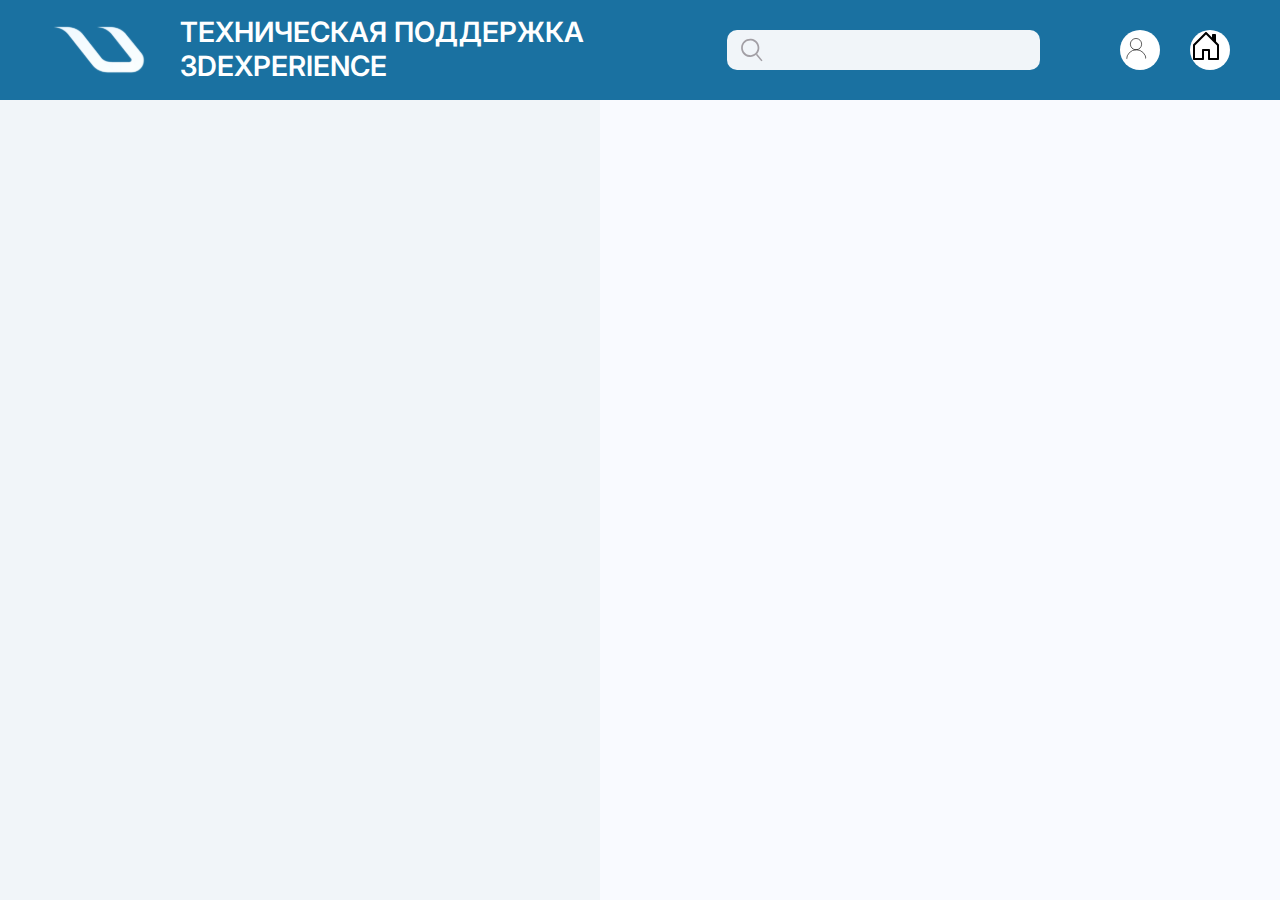
<file: index.html>
<!DOCTYPE html>
<html lang="ru">

<head>
    <meta charset="UTF-8">
    <meta http-equiv="X-UA-Compatible" content="IE=edge">
    <meta name="viewport" content="width=device-width, initial-scale=1.0">
    <link href="https://fonts.googleapis.com" rel="preconnect">
    <link href="https://fonts.gstatic.com" rel="preconnect" crossorigin>
    <link href="https://fonts.googleapis.com/css2?family=Inter:wght@200;300;400;500;600;700&display=swap" rel="stylesheet">
    <link href="https://cdn.jsdelivr.net/npm/bootstrap@5.2.0-beta1/dist/css/bootstrap.min.css" rel="stylesheet">
    <script src="https://cdn.jsdelivr.net/npm/bootstrap@5.2.0-beta1/dist/js/bootstrap.bundle.min.js" defer integrity="sha384-pprn3073KE6tl6bjs2QrFaJGz5/SUsLqktiwsUTF55Jfv3qYSDhgCecCxMW52nD2" crossorigin="anonymous"></script>
    <script src="js/support.js" defer></script>
    <!-- <script src="js/main.js"></script> -->
    <link href="css/style.css" rel="stylesheet">
    <title>Техническая поддержка 3DExperience</title>
</head>

<body>
    <header class="header container-content">
        <div class=" header__container">
            <a class="header__link" href="index.html">
                <img class="header__logo" src="img/ust-logo.svg" alt="Логотип UST">
            </a>
            <h1 class="header__title">Техническая поддержка 3DExperience</h1>
            <form class="header__form" action="https://postman-echo.com/post" method="post">
                <input class="header__input" id type="search" name>
                <button class="header__btn btn" type="submit">
                    <svg width="24" height="26" viewBox="0 0 24 26" fill="none" xmlns="http://www.w3.org/2000/svg">
                        <rect width="8.88281" height="1.63172"
                            transform="matrix(0.643813 0.765183 -0.786459 0.617642 17.75 17.5331)" fill="#A29FA5">
                        </rect>
                        <path fill-rule="evenodd" clip-rule="evenodd"
                            d="M9.90199 18.8347C14.2173 19.2799 17.9148 16.1494 18.3362 12.0644C18.7576 7.97938 15.777 4.16008 11.4617 3.71494C7.14639 3.26979 3.44885 6.4002 3.02745 10.4852C2.60606 14.5703 5.5867 18.3896 9.90199 18.8347ZM9.70703 20.7247C14.926 21.263 19.5933 17.4686 20.1317 12.2496C20.6701 7.03062 16.8757 2.36334 11.6566 1.82497C6.43763 1.28659 1.77035 5.081 1.23198 10.3C0.693609 15.519 4.48802 20.1863 9.70703 20.7247Z"
                            fill="#A29FA5"></path>
                    </svg>
                </button>
            </form>
            <div class="header__nav">
                <a href="account.html" class="header__login">
                    <svg width="51" height="51" viewBox="0 0 51 51" fill="none" xmlns="http://www.w3.org/2000/svg">
                        <mask id="mask0_83_36" style="mask-type:alpha" maskUnits="userSpaceOnUse" x="0" y="0" width="51" height="51">
                        <circle cx="25.5" cy="25.5" r="25.5" fill="white"/>
                        </mask>
                        <g mask="url(#mask0_83_36)">
                        <circle cx="25.5" cy="22.5" r="9" stroke="black"/>
                        <circle cx="26" cy="47" r="15.5" stroke="black"/>
                        </g>
                        </svg>
                </a>
                <a href="index.html" class="header__main">
                    <svg width="16" height="16" viewBox="0 0 16 16" fill="none" xmlns="http://www.w3.org/2000/svg">
                        <path d="M8.35355 1.14645C8.15829 0.951184 7.84171 0.951184 7.64645 1.14645L1.64645 7.14645C1.55268 7.24021 1.5 7.36739 1.5 7.5V14.5C1.5 14.7761 1.72386 15 2 15H6.5C6.77614 15 7 14.7761 7 14.5V10.5H9V14.5C9 14.7761 9.22386 15 9.5 15H14C14.2761 15 14.5 14.7761 14.5 14.5V7.5C14.5 7.36739 14.4473 7.24021 14.3536 7.14645L13 5.79289V2.5C13 2.22386 12.7761 2 12.5 2H11.5C11.2239 2 11 2.22386 11 2.5V3.79289L8.35355 1.14645ZM2.5 14V7.70711L8 2.20711L13.5 7.70711V14H10V10C10 9.72386 9.77614 9.5 9.5 9.5H6.5C6.22386 9.5 6 9.72386 6 10V14H2.5Z" fill="black"/>
                    </svg>
                </a>
                <!-- <button class="btn header__login"></button> -->
            </div>
        </div>
    </header>
    <main class="main">
        <div class="menu container-content">
            <div class="menu__block">
                <!-- <ul class="menu__list">
                    <li class="menu__item">
                        <button class="menu__btn" data-path="construction">
                            <img src="img/construction.svg">
                            <h2 class="menu__title">
                                Конструирование
                            </h2>
                            <p class="menu__descr">
                                проблемы при моделировании в платформе 3DExperience
                            </p>
                        </button>
                    </li>
                    <li class="menu__item">
                        <button class="menu__btn" data-path="change-action">
                            <img src="img/change-action.svg">
                            <h2 class="menu__title">
                                Change Action
                            </h2>
                            <p class="menu__descr">
                                проблемы при работе с процессами Change Action</p>
                        </button>
                    </li>
                    <li class="menu__item">
                        <button class="menu__btn" data-path="projects-control">
                            <img src="img/projects-control.svg">
                            <h2 class="menu__title">
                                Управление проектами
                            </h2>
                            <p class="menu__descr">
                                проблемы при работе/синхронизации проектов
                            </p>
                        </button>
                    </li>
                    <li class="menu__item">
                        <button class="menu__btn" data-path="kanban">
                            <img src="img/kanban.svg">
                            <h2 class="menu__title">
                                Kanban
                            </h2>
                            <p class="menu__descr">
                                проблемы при работе c Kanban виджетом
                            </p>
                        </button>
                    </li>
                    <li class="menu__item">
                        <button class="menu__btn" data-path="issue">
                            <img src="img/issue.svg">
                            <h2 class="menu__title">
                                Issue
                            </h2>
                            <p class="menu__descr">
                                проблемы при работе с процессами Issue
                            </p>
                        </button>
                    </li>
                    <li class="menu__item">
                        <button class="menu__btn" data-path="access">
                            <img src="img/access.svg">
                            <h2 class="menu__title">
                                Доступ к платформе
                            </h2>
                            <p class="menu__descr">
                                проблемы при входе в платформу 3DExperience
                            </p>
                        </button>
                    </li>
                    <li class="menu__item">
                        <button class="menu__btn" data-path="licenses">
                            <img src="img/licenses.svg">
                            <h2 class="menu__title">
                                Лицензии
                            </h2>
                            <p class="menu__descr">
                                проблемы/запросы, возникающие с лицензиями
                            </p>
                            <span></span>
                        </button>
                    </li>
                    <li class="menu__item">
                        <button class="menu__btn" data-path="education">
                            <img src="img/education.svg">
                            <h2 class="menu__title">
                                Обучение
                            </h2>
                            <p class="menu__descr">
                                заявки на проведение обучения
                            </p>
                        </button>
                    </li>
                    <li class="menu__item">
                        <button class="menu__btn" data-path="suggestions">
                            <img src="img/suggestions.svg">
                            <h2 class="menu__title">
                                Предложения
                            </h2>
                            <p class="menu__descr">
                                предложения по улучшению платформы
                            </p>
                        </button>
                    </li>
                </ul> -->
            </div>

            <div class="category">
                <!-- <div class="category__group category__construction" data-target="construction">
                    <ul class="category__list">
                        <li class="category__item">
                            <a class="category__link" name="Конструирование">Доступ/поиск объекта</a>
                        </li>
                        <li class="category__item">
                            <a class="category__link" name="Конструирование">Открытие объекта</a>
                        </li>
                        <li class="category__item">
                            <a class="category__link" name="Конструирование">Сохранение объекта</a>
                        </li>
                        <li class="category__item">
                            <a class="category__link" name="Конструирование">Чертежи и спецификации</a>
                        </li>
                        <li class="category__item">
                            <a class="category__link" name="Конструирование">Функции 3D-моделирования</a>
                        </li>
                        <li class="category__item">
                            <a class="category__link" name="Конструирование">ПКИ и материалы</a>
                        </li>
                        <li class="category__item">
                            <a class="category__link" name="Конструирование">Другое</a>
                        </li>
                    </ul>
                </div>
                <div class="category__group category__change-action" data-target="change-action">
                    <ul class="category__list">
                        <li class="category__item">
                            <a class="category__link" name="Change Action">Удаление недействительных связей</a>
                        </li>
                        <li class="category__item">
                            <a class="category__link" name="Change Action">Исправление структуры объектов</a>
                        </li>
                        <li class="category__item">
                            <a class="category__link" name="Change Action">Продление срока согласования</a>
                        </li>
                        <li class="category__item">
                            <a class="category__link" name="Change Action">Генерация ARCHDOC неправильной версии</a>
                        </li>
                        <li class="category__item">
                            <a class="category__link" name="Change Action">Проблема с согласованием</a>
                        </li>
                        <li class="category__item">
                            <a class="category__link" name="Change Action">Проблема с запуском</a>
                        </li>
                        <li class="category__item">
                            <a class="category__link" name="Change Action">Другое</a>
                        </li>
                    </ul>
                </div>
                <div class="category__group category__projects-control" data-target="projects-control">
                    <ul class="category__list">
                        <li class="category__item">
                            <a class="category__link" name="Управление проектами">Изменение Owner объекта</a>
                        </li>
                        <li class="category__item">
                            <a class="category__link" name="Управление проектами">Удаление объекта</a>
                        </li>
                        <li class="category__item">
                            <a class="category__link" name="Управление проектами">Другое</a>
                        </li>
                    </ul>
                </div>
                <div class="category__group category__kanban" data-target="kanban">
                    <ul class="category__list">
                        <li class="category__item">
                            <a class="category__link" name="Kanban">Изменение Owner объекта</a>
                        </li>
                        <li class="category__item">
                            <a class="category__link" name="Kanban">Настройка Dashboard для нового сотрудника</a>
                        </li>
                        <li class="category__item">
                            <a class="category__link" name="Kanban">Работа с вложениями</a>
                        </li>
                        <li class="category__item">
                            <a class="category__link" name="Kanban">Создание нового тега</a>
                        </li>
                        <li class="category__item">
                            <a class="category__link" name="Kanban">Удаление объекта</a>
                        </li>
                        <li class="category__item">
                            <a class="category__link" name="Kanban">Консультация нового сотрудника</a>
                        </li>
                    </ul>
                </div>
                <div class="category__group category__issue" data-target="issue">
                    <ul class="category__list">
                        <li class="category__item">
                            <a class="category__link" name="Issue">Изменение Owner объекта</a>
                        </li>
                        <li class="category__item">
                            <a class="category__link" name="Issue">Изменение жизненного цикла объекта</a>
                        </li>
                        <li class="category__item">
                            <a class="category__link" name="Issue">Удаление объекта</a>
                        </li>
                        <li class="category__item">
                            <a class="category__link" name="Issue">Другое</a>
                        </li>
                    </ul>
                </div>
                <div class="category__group category__access" data-target="access">
                    <ul class="category__list">
                        <li class="category__item">
                            <a class="category__link" name="Доступ к платформе">Ошибка доступа</a>
                        </li>
                    </ul>
                </div>
                <div class="category__group category__licenses" data-target="licenses">
                    <ul class="category__list">
                        <li class="category__item">
                            <a class="category__link" name="Лицензии">Добавление/подключение новой лицензии</a>
                        </li>
                        <li class="category__item">
                            <a class="category__link" name="Лицензии">Проблемы с текущей лицензией</a>
                        </li>
                        <li class="category__item">
                            <a class="category__link" name="Лицензии">Проблемы с IGA GOST Drafting</a>
                        </li>
                        <li class="category__item">
                            <a class="category__link" name="Лицензии">Другое</a>
                        </li>
                    </ul>
                </div>
                <div class="category__group category__education" data-target="education">
                    <ul class="category__list">
                        <li class="category__item">
                            <a class="category__link" name="Обучение">Базовый курс 3DExperience</a>
                        </li>
                        <li class="category__item">
                            <a class="category__link" name="Обучение">Базовый курс Kanban</a>
                        </li>
                        <li class="category__item">
                            <a class="category__link" name="Обучение">Базовый курс Change Action</a>
                        </li>
                    </ul>
                </div>
                <div class="category__group category__suggestions" data-target="suggestions">
                    <ul class="category__list">
                        <li class="category__item">
                            <a class="category__link" name="Предложения">Предложения по улучшению</a>
                        </li>
                    </ul>
                </div> -->
            </div>
            <div class="request hidden">
                <form class="request__form" action="https://postman-echo.com/post" method="post">
                    <div class="request__content">
                        <div class="request__block">
                            <h3 class="request__title request__title_category">Категория</h3>
                            <input class="request__category input-readonly" type="text" name="category" readonly="readonly" value="" tabindex="-1">
                        </div>
                        <div class="request__block request__block_theme">
                            <h3 class="request__title request__title_theme">Тема</h3>
                            <input class="request__theme-descr input-readonly" type="text" name="theme" readonly="readonly" value="" tabindex="-1">
                        </div>
                        <div class="request__block request__block_object">
                            <h3 class="request__title request__title_info-object">Идентификатор объекта</h3>
                            <p class="request__subtitle">Например: title, name, №CA, направление</p>
                        </div>
                        <input class="form-control" id="formObject" aria-label="Введите информацию об объекте" type="text" name="object" required>
                        <div class="request__block request__block_problem">
                            <h3 class="request__title request__title_info-problem">Информация о проблеме</h3>
                            <p class="request__subtitle">Кратко сформулируйте ваш запрос</p>
                        </div>
                        <div class="mb-3">
                            <textarea class="form-control" id="formMessage" name="message" maxlength="500" rows="7" type="text" required></textarea>
                        </div>
                        <div class="request__block request__block_file mb-5">
                            <input class="form-control" id="formFileMultiple" type="file" name="file" multiple>
                        </div>
                    </div>
                    <button class="request__btn request__btn_reset" type="button">Назад</button>
                    <button class="request__btn request__btn_submit" type="submit">Отправить заявку</button>
                </form>
            </div>
            <div class="reset"></div>
        </div>
    </main>
</body>

</html>
</file>
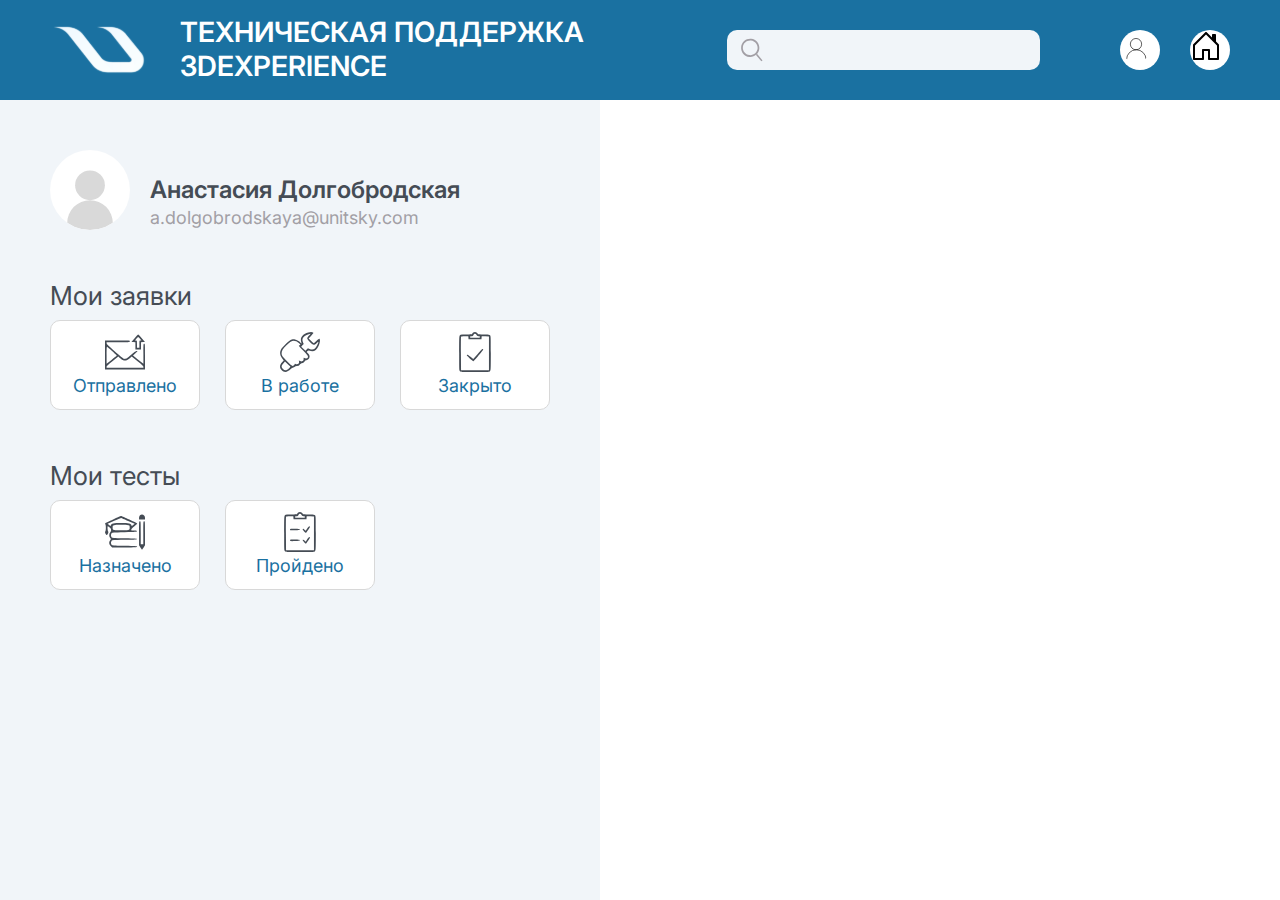
<file: account.html>
<!DOCTYPE html>
<html lang="ru">

<head>
    <meta charset="UTF-8">
    <meta http-equiv="X-UA-Compatible" content="IE=edge">
    <meta name="viewport" content="width=device-width, initial-scale=1.0">
    <link href="https://fonts.googleapis.com" rel="preconnect">
    <link href="https://fonts.gstatic.com" rel="preconnect" crossorigin>
    <link href="https://fonts.googleapis.com/css2?family=Inter:wght@200;300;400;500;600;700&display=swap" rel="stylesheet">
    <link href="https://cdn.jsdelivr.net/npm/bootstrap@5.2.0-beta1/dist/css/bootstrap.min.css" rel="stylesheet">
    <script src="https://cdn.jsdelivr.net/npm/bootstrap@5.2.0-beta1/dist/js/bootstrap.bundle.min.js" defer integrity="sha384-pprn3073KE6tl6bjs2QrFaJGz5/SUsLqktiwsUTF55Jfv3qYSDhgCecCxMW52nD2" crossorigin="anonymous"></script>
    <link href="css/style.css" rel="stylesheet">
    <script src="js/main.js" defer></script>
    <script src="js/account.js" defer></script>
    <title>Техническая поддержка 3DExperience</title>
</head>

<body>
    <header class="header container-content">
        <div class=" header__container">
            <a class="header__link" href="index.html">
                <img class="header__logo" src="img/ust-logo.svg" alt="Логотип UST">
            </a>
            <h1 class="header__title">Техническая поддержка 3DExperience</h1>
            <form class="header__form" action="https://postman-echo.com/post" method="post">
                <input class="header__input" id type="search" name>
                <button class="header__btn btn" type="submit">
                    <svg width="24" height="26" viewBox="0 0 24 26" fill="none" xmlns="http://www.w3.org/2000/svg">
                        <rect width="8.88281" height="1.63172"
                            transform="matrix(0.643813 0.765183 -0.786459 0.617642 17.75 17.5331)" fill="#A29FA5">
                        </rect>
                        <path fill-rule="evenodd" clip-rule="evenodd"
                            d="M9.90199 18.8347C14.2173 19.2799 17.9148 16.1494 18.3362 12.0644C18.7576 7.97938 15.777 4.16008 11.4617 3.71494C7.14639 3.26979 3.44885 6.4002 3.02745 10.4852C2.60606 14.5703 5.5867 18.3896 9.90199 18.8347ZM9.70703 20.7247C14.926 21.263 19.5933 17.4686 20.1317 12.2496C20.6701 7.03062 16.8757 2.36334 11.6566 1.82497C6.43763 1.28659 1.77035 5.081 1.23198 10.3C0.693609 15.519 4.48802 20.1863 9.70703 20.7247Z"
                            fill="#A29FA5"></path>
                    </svg>
                </button>
            </form>
            <div class="header__nav">
                <a href="account.html" class="header__login">
                    <svg width="51" height="51" viewBox="0 0 51 51" fill="none" xmlns="http://www.w3.org/2000/svg">
                        <mask id="mask0_83_36" style="mask-type:alpha" maskUnits="userSpaceOnUse" x="0" y="0" width="51" height="51">
                        <circle cx="25.5" cy="25.5" r="25.5" fill="white"/>
                        </mask>
                        <g mask="url(#mask0_83_36)">
                        <circle cx="25.5" cy="22.5" r="9" stroke="black"/>
                        <circle cx="26" cy="47" r="15.5" stroke="black"/>
                        </g>
                        </svg>
                </a>
                <a href="index.html" class="header__main">
                    <svg width="16" height="16" viewBox="0 0 16 16" fill="none" xmlns="http://www.w3.org/2000/svg">
                        <path d="M8.35355 1.14645C8.15829 0.951184 7.84171 0.951184 7.64645 1.14645L1.64645 7.14645C1.55268 7.24021 1.5 7.36739 1.5 7.5V14.5C1.5 14.7761 1.72386 15 2 15H6.5C6.77614 15 7 14.7761 7 14.5V10.5H9V14.5C9 14.7761 9.22386 15 9.5 15H14C14.2761 15 14.5 14.7761 14.5 14.5V7.5C14.5 7.36739 14.4473 7.24021 14.3536 7.14645L13 5.79289V2.5C13 2.22386 12.7761 2 12.5 2H11.5C11.2239 2 11 2.22386 11 2.5V3.79289L8.35355 1.14645ZM2.5 14V7.70711L8 2.20711L13.5 7.70711V14H10V10C10 9.72386 9.77614 9.5 9.5 9.5H6.5C6.22386 9.5 6 9.72386 6 10V14H2.5Z" fill="black"/>
                    </svg>
                </a>
                <!-- <button class="btn header__login"></button> -->
            </div>
        </div>
    </header>
    <main class="main">
        <div class="account container-content">
            <div class="account__block">
                <div class="account__user">
                    <div class="account__icon">
                    </div>
                    <div class="account__data">
                        <div class="account__name">Анастасия Долгобродская</div>
                        <div class="account__email">a.dolgobrodskaya@unitsky.com</div>
                    </div>
                </div>
                <div class="account__report">
                    <h2 class="account__title account__title_report">Мои заявки</h2>
                    <div class="account__btn-group">
                        <button class="account__btn account__btn_sent">
                            <img src="img/sent.svg" alt="">
                            Отправлено                             
                        </button>
                        <button class="account__btn account__btn_inwork">
                            <img src="img/work.svg" alt="">
                            В&nbsp;работе
                        </button>
                        <button class="account__btn account__btn_done">
                            <img src="img/done.svg" alt="">
                            Закрыто
                        </button>
                    </div>
                </div>
                <div class="account__test">
                    <h2 class="account__title account__title_test">Мои тесты</h2>
                    <div class="account__btn-group">
                        <button class="account__btn account__btn_set">
                            <img src="img/educ-set.svg" alt="">
                            Назначено
                        </button>
                        <button class="account__btn account__btn_completed">
                            <img src="img/completed.svg" alt="">
                            Пройдено
                        </button>
                        <button class="account__btn account__btn_hidden">
                            Пройдено
                        </button>
                    </div>
                </div>
            </div>
            <div class="report">
                <table class="table">
                    <thead>
                        <tr>
                            <th scope="col">#</th>
                            <th scope="col">Дата</th>
                            <th scope="col">Категория</th>
                            <th scope="col">Тема</th>
                            <th scope="col">Описание</th>
                            <th scope="col">Статус</th>
                        </tr>
                    </thead>
                    <tbody>
                        <tr>
                            <th scope="row">1</th>
                            <td>12.10.2022</td>
                            <td>Конструирование</td>
                            <td>Проблема</td>
                            <td>Прошу Lorem ipsum dolor sit amet consectetur adipisicing elit. Cumque nobis eligendi sunt ad ducimus iusto. Voluptatum ducimus pariatur dolorum expedita dicta iusto architecto doloribus excepturi alias repellendus, a, veritatis
                                quam.
                            </td>
                            <td>Отправлено</td>

                        </tr>
                        <tr>
                            <th scope="row">2</th>
                            <td>12.10.2022</td>
                            <td>Управление проектами</td>
                            <td>owner объекта</td>
                            <td>Прошу Lorem ipsum dolor sit amet consectetur adipisicing elit. Cumque nobis eligendi sunt ad ducimus iusto. Voluptatum ducimus pariatur dolorum expedita dicta iusto architecto doloribus excepturi alias repellendus, a, veritatis
                                quam.
                            </td>
                            <td>Отправлено</td>
                        </tr>
                        <tr>
                            <th scope="row">3</th>
                            <td>12.10.2022</td>
                            <td>Issue</td>
                            <td>Изменение объекта</td>
                            <td>Прошу Lorem ipsum dolor sit amet consectetur adipisicing elit. Cumque nobis eligendi sunt ad ducimus iusto. Voluptatum ducimus pariatur dolorum expedita dicta iusto architecto doloribus excepturi alias repellendus, a, veritatis
                                quam.
                            </td>
                            <td>Отправлено</td>
                        </tr>
                    </tbody>
                </table>

            </div>
            <div class="test">
                <table class="table">
                    <thead>
                        <tr>
                            <th scope="col">#</th>
                            <th scope="col">Дата</th>
                            <th scope="col">Тема</th>
                            <th scope="col">Описание</th>
                            <th scope="col">Статус</th>
                        </tr>
                    </thead>
                    <tbody>
                        <tr>
                            <th scope="row">1</th>
                            <td>12.10.2022</td>
                            <td>Конструирование</td>
                            <td>Прошу Lorem ipsum dolor sit amet consectetur adipisicing elit. Cumque nobis eligendi sunt ad ducimus iusto. Voluptatum ducimus pariatur dolorum expedita dicta iusto architecto doloribus excepturi alias repellendus, a, veritatis
                                quam.
                            </td>
                            <td>Назначено</td>

                        </tr>
                        <tr>
                            <th scope="row">2</th>
                            <td>12.10.2022</td>
                            <td>Управление проектами</td>
                            <td>Прошу Lorem ipsum dolor sit amet consectetur adipisicing elit. Cumque nobis eligendi sunt ad ducimus iusto. Voluptatum ducimus pariatur dolorum expedita dicta iusto architecto doloribus excepturi alias repellendus, a, veritatis
                                quam.
                            </td>
                            <td>Назначено</td>
                        </tr>
                        <tr>
                            <th scope="row">3</th>
                            <td>12.10.2022</td>
                            <td>Issue</td>
                            <td>Прошу Lorem ipsum dolor sit amet consectetur adipisicing elit. Cumque nobis eligendi sunt ad ducimus iusto. Voluptatum ducimus pariatur dolorum expedita dicta iusto architecto doloribus excepturi alias repellendus, a, veritatis
                                quam.
                            </td>
                            <td>Назначено</td>
                        </tr>
                    </tbody>
                </table>

            </div>
        </div>
    </main>
</file>
<file: css/style.css>
html {
    box-sizing: border-box;
    scroll-behavior: smooth;
}

*,
*::before,
*::after {
    box-sizing: inherit;
    margin: 0;
}

img,
svg {
    width: 100%;
}

a {
    text-decoration: none;
}

ul {
    padding: 0;
    list-style: none;
}

button {
    padding: 0;
    cursor: pointer;
}

body {
    font-family: 'Inter', Aria, sans-serif;
    font-size: 16px;
}

:root {
    --transition-color-03s: color 0.3s ease-in-out;
    --transition-bg-03s: background 0.3s ease-in-out;
    --color-descr: #454C55;
    --color-main: #1A71A1;
    --color-menu: #F1F5F9;
    --color-context: #A29FA5;
    --linear-bg: linear-gradient(90deg, rgba(194, 194, 194, 0.4) 0%, rgba(198, 201, 206, 0) 101.82%);
}

.container-content {
    max-width: 1920px;
    margin: 0 auto;
    overflow: hidden;
    /* position: relative; */
}


/* HEADER */

.header__container {
    display: flex;
    justify-content: space-between;
    align-items: center;
    padding: 0 50px;
    height: 100px;
    background-color: var(--color-main);
}

.header__link {
    margin-right: 30px;
}

.header__link:focus-visible {
    outline: 1px solid var(--color-menu);
    border: none;
}

.header__logo {
    width: 100px;
    height: auto;
}

.header__title {
    font-size: 28px;
    font-weight: 600;
    text-transform: uppercase;
    color: #FFFFFF;
    margin-right: auto;
    margin-bottom: 0;
}

.header__form {
    width: 30%;
    position: relative;
    margin-right: 80px;
}

.header__input {
    width: 100%;
    min-height: 40px;
    border-radius: 10px;
    border: none;
    background: var(--color-menu);
    font-size: 20px;
    padding: 0 15px 0 50px;
    outline: none;
    color: var(--color-descr);
    transition: var(--transition-bg-03s);
}

.header__input:focus-visible {
    background: #fff;
}

.btn {
    cursor: pointer;
}

.header__btn {
    position: absolute;
    content: "";
    width: 25px;
    height: 25px;
    left: 0;
    border: none;
    background: transparent;
}

.header__btn svg {
    width: inherit;
    height: inherit;
}

.header__btn:hover svg rect,
.header__btn:hover svg path,
.header__btn:focus-visible svg rect,
.header__btn:focus-visible svg path {
    fill: var(--color-descr);
}

.header__nav {
    display: flex;
    /* position: relative; */
    justify-content: space-between;
}

.header__login,
.header__main {
    position: relative;
    width: 40px;
    height: 40px;
    border-radius: 40px;
    border: none;
    background-color: #fff;
}

.header__login:hover,
.header__main:hover {
    background-color: #454C55;
}

.header__login {
    margin-right: 30px;
}

.header__nav svg {
    position: absolute;
    width: 80%;
    height: 80%;
}


/* MENU */

.menu {
    display: flex;
    position: relative;
    min-height: calc(100vh - 100px);
    background: #f9faff;
}

.menu__block {
    display: inline-block;
    position: relative;
    width: 600px;
    z-index: 100;
    background-color: var(--color-menu);
}

.menu__list {
    display: flex;
    flex-direction: column;
    height: 100%;
    padding: 25px 0;
}

.menu__btn {
    position: relative;
    width: 100%;
    padding: 15px 50px;
    background: var(--color-menu);
    border: none;
    text-align: start;
    transition: background 0.3s ease-in-out;
}

.menu__btn:hover {
    background: var(--linear-bg);
}

.menu__btn:focus-visible {
    background: var(--linear-bg);
    border: none;
    outline: none;
}

.menu__btn.menu__btn_active {
    background: var(--linear-bg);
}

.menu__btn_active .menu__title {
    color: var(--color-main);
}

.menu__btn img {
    position: absolute;
    width: 40px;
    height: auto;
    margin-right: 20px;
    text-align: center;
}

.menu__title {
    font-size: 26px;
    font-weight: 400;
    line-height: 31px;
    color: var(--color-descr);
    padding-left: 70px;
    margin-bottom: 0;
    transition: var(--transition-color-03s);
}

.menu__descr {
    padding-left: 70px;
    font-size: 14px;
    color: var(--color-context);
    margin-bottom: 0;
}


/* CATEGORY */

.category {
    display: inline-block;
    position: relative;
    width: 40%;
    z-index: 50;
}

.category__group {
    position: absolute;
    height: 100%;
    width: 100%;
    padding: 25px 0;
    background: #f6f8fa;
    left: -100%;
    transition: left 0.3s ease-in-out;
}

.category__group_visible {
    left: 0;
}

.category__list {
    display: flex;
    flex-direction: column;
    height: 100%;
}

.category__item {
    position: relative;
    width: 100%;
}

.category__link {
    display: block;
    font-size: 24px;
    line-height: 24px;
    color: var(--color-descr);
    padding: 29px 50px;
    background: transparent;
    transition: background 0.3s ease, var(--transition-color-03s);
    cursor: pointer;
}

.category__link:hover {
    color: var(--color-main);
    background: linear-gradient(90deg, #c2c2c266 0%, #c6c9ce00 101.82%);
}


/* REQUEST */

input,
button {
    font-family: 'Inter', Aria, sans-serif;
}

.request {
    position: absolute;
    top: 0;
    left: 600px;
    width: 40%;
    z-index: 80;
    height: 100%;
    padding: 50px;
    background: #f6f8fa;
    transition: left 0.3s ease-in-out;
}

.hidden {
    left: -100%;
}

.input-readonly {
    cursor: auto;
    outline: none;
    border: none;
    pointer-events: none;
}

.request__category {
    width: 100%;
    font-size: 20px;
    line-height: 40px;
    font-weight: 400;
    color: #fff;
    background-color: var(--color-main);
    padding: 0 20px;
    border: none;
    border-radius: 10px;
    margin-bottom: 20px;
}

.request__block {
    display: flex;
    align-items: baseline;
}

.request__block_problem {
    flex-wrap: wrap;
}

.request__title {
    font-size: 20px;
    font-weight: 400;
    line-height: 40px;
    color: var(--color-descr);
    margin-bottom: 10px;
    margin-right: 30px;
}

.request__subtitle {
    font-size: 16px;
    text-align: start;
    vertical-align: middle;
    color: var(--color-context);
}

.request__theme-descr {
    width: 100%;
    font-size: 20px;
    line-height: 40px;
    background-color: var(--color-main);
    border: none;
    border-radius: 10px;
    padding: 0 20px;
    color: #fff;
    margin-bottom: 10px;
}

#formObject {
    margin-bottom: 10px;
}

#formMessage {
    resize: none;
}

.request__btn {
    padding: 20px 30px;
    border: 1px solid var(--color-main);
    font-size: 20px;
    line-height: 20px;
    border-radius: 10px;
    background-color: transparent;
    color: var(--color-main);
    min-width: 200px;
    transition: background 0.3s ease, color 0.3s ease, border 0.3s ease;
}

.request__btn:focus-visible {
    border: none;
    outline: none;
}

.request__btn_submit {
    background-color: var(--color-main);
    color: #fff;
}

.request__btn_submit:hover,
.request__btn_submit:focus-visible {
    border: 1px solid var(--color-descr);
    background: var(--color-descr);
}

.request__btn_reset {
    margin-right: 30px;
}

.request__btn_reset:hover,
.request__btn_reset:focus-visible {
    border: 1px solid var(--color-descr);
    color: var(--color-descr);
}

.request__block_file {
    margin-bottom: 30px;
}

.reset {
    position: absolute;
    content: "";
    top: 0;
    left: 0;
    right: 0;
    bottom: 0;
    background: #f9faff;
}


/* ACCOUNT */

.account {
    display: flex;
    position: relative;
    min-height: calc(100vh - 100px);
}

.account__block {
    width: 600px;
    padding: 50px;
    background: var(--color-menu);
    z-index: 100;
}

.account__user {
    display: flex;
    align-items: end;
    margin-bottom: 50px;
}

.account__data {
    display: flex;
    flex-direction: column;
}

.account__icon {
    width: 80px;
    height: 80px;
    border-radius: 60px;
    background: #fff;
    background-image: url(../img/user.svg);
    background-repeat: no-repeat;
    background-size: contain;
    margin-right: 20px;
}

.account__name {
    font-size: 24px;
    font-weight: 600;
    line-height: 32px;
    color: var(--color-descr);
}

.account__email {
    font-size: 18px;
    line-height: 24px;
    color: var(--color-context);
}

.account__report {
    margin-bottom: 50px;
}

.account__title {
    font-size: 26px;
    font-weight: 400;
    line-height: 32px;
    color: var(--color-descr);
}

.account__title_report {}

.account__btn-group {
    display: flex;
    justify-content: space-between;
    width: 100%;
}

.account__btn {
    width: 150px;
    min-height: 90px;
    font-size: 18px;
    color: var(--color-main);
    padding: 10px 20px;
    text-align: center;
    border: 1px solid rgb(216, 216, 216);
    border-radius: 10px;
    background: #fff;
    background-repeat: no-repeat;
    background-position: center, top;
    transition: var(--transition-color-03s), var(--transition-bg-03s);
}

.account__btn:hover {
    color: #fff;
    background: var(--color-main);
}

.account__btn_hidden {
    visibility: hidden;
    pointer-events: none;
}

.account__btn img {
    height: 40px;
    width: 40px;
    transition: filter 0.3s ease;
}

.account__btn:hover img {
    filter: brightness(100);
}


/* .account__btn_sent {
    background-image: url(../img/sent.svg);
}

.account__btn_inwork {
    background-image: url(../img/work.svg);
}

.account__btn_done {
    background-image: url(../img/done.svg);
}

.account__btn_set {
    background-image: url(../img/educ-set.svg);
}

.account__btn_completed {
    background-image: url(../img/completed.svg);
} */

.account__test {}

.account__title_test {}

.report {
    position: absolute;
    left: -100%;
    width: calc(100% - 600px);
    height: calc(100vh - 100px);
    overflow-y: auto;
    background: #fff;
    padding: 50px;
    transition: left 0.3s ease-in;
}

.test {
    position: absolute;
    left: -100%;
    height: calc(100vh - 100px);
    width: calc(100% - 600px);
    top: 0;
    background: #fff;
    padding: 50px;
    transition: left 0.3s ease-in;
}

.visible {
    left: 600px;
}
</file>
